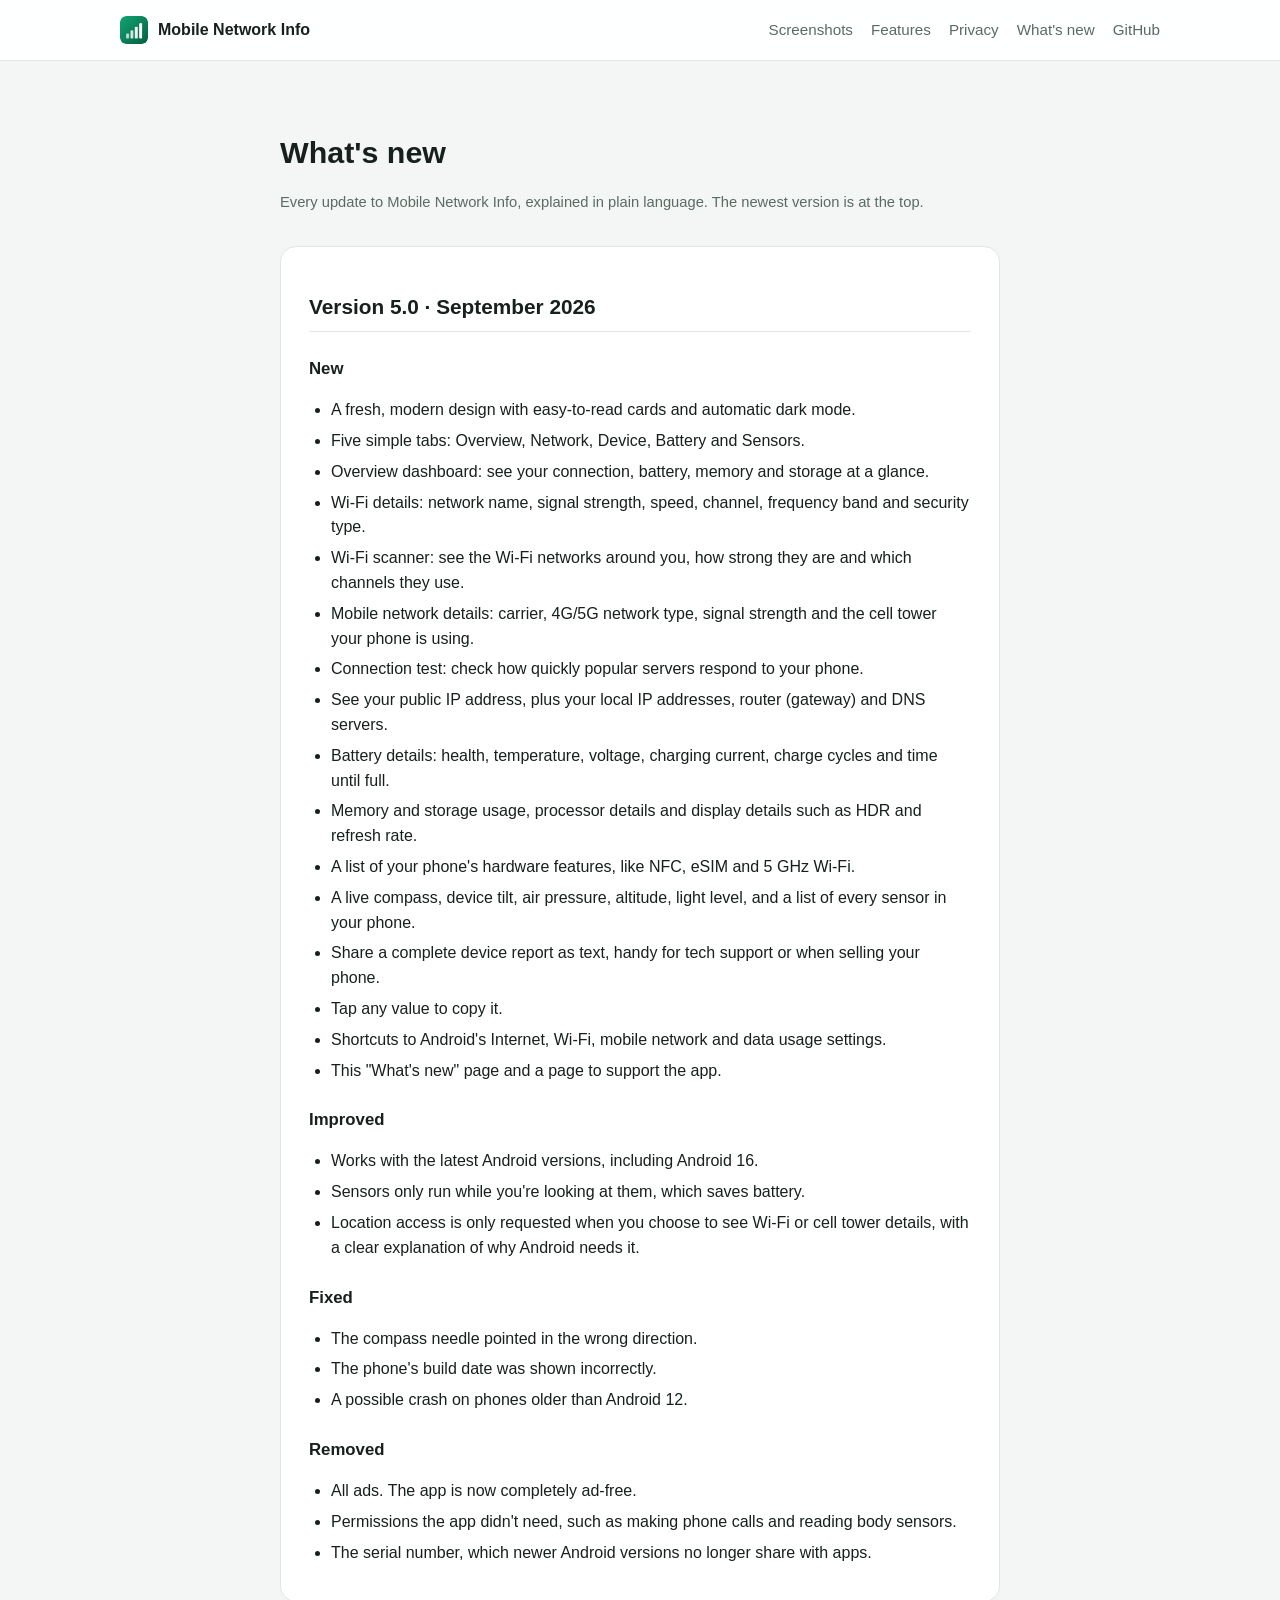
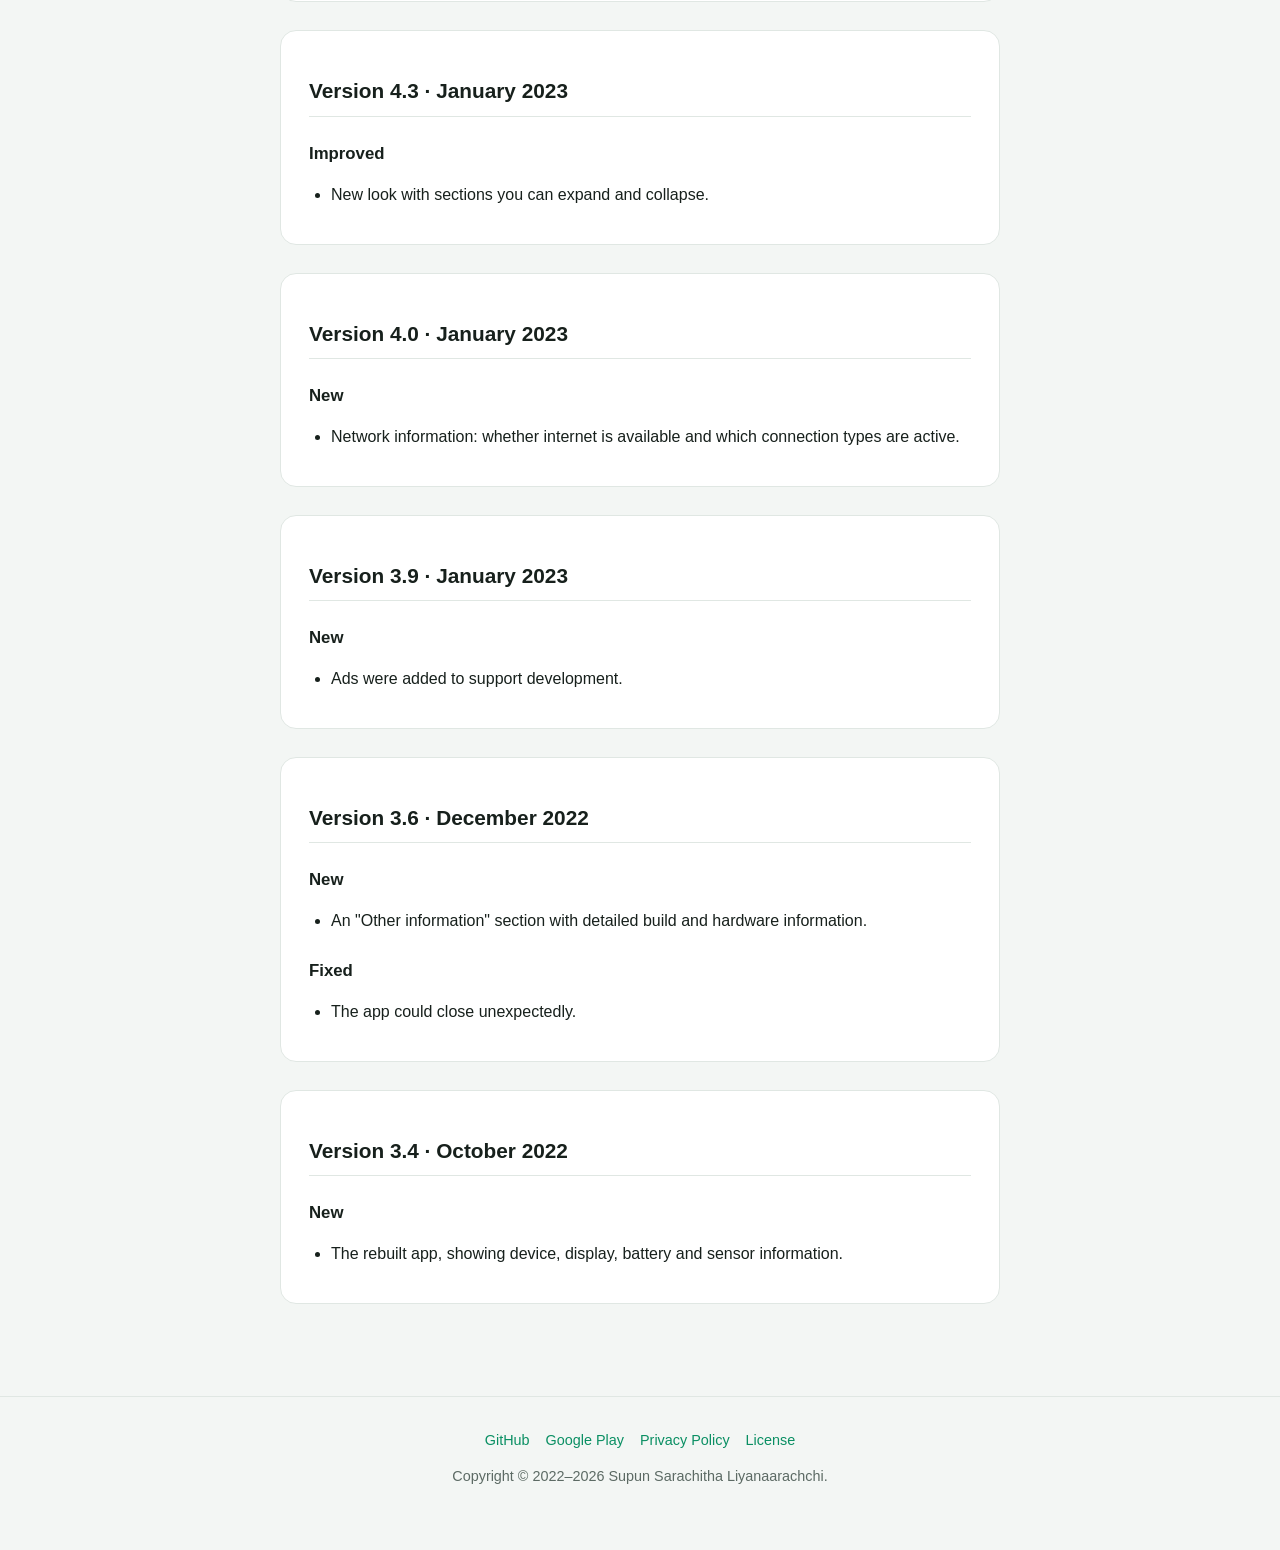
<file: docs/changelog.html>
<!doctype html>
<html lang="en">
<head>
  <meta charset="utf-8">
  <meta name="viewport" content="width=device-width, initial-scale=1">
  <title>What's new — Mobile Network Info</title>
  <meta name="description" content="Every update to Mobile Network Info, explained in plain language.">
  <link rel="icon" href="images/icon.png">
  <link rel="stylesheet" href="assets/style.css">
</head>
<body>

  <div class="nav">
    <div class="wrap">
      <a class="brand" href="index.html">
        <img src="images/icon.png" alt="">
        Mobile Network Info
      </a>
      <nav>
        <a href="index.html#screenshots">Screenshots</a>
        <a href="index.html#features">Features</a>
        <a href="privacy-policy.html">Privacy</a>
        <a href="changelog.html">What's new</a>
        <a href="https://github.com/supunsarachitha/MobileNetworkInfo_V2">GitHub</a>
      </nav>
    </div>
  </div>

  <!-- Keep in sync with /CHANGELOG.md, the source of truth shown in the app -->
  <main class="doc">
    <h1>What's new</h1>
    <p class="meta">Every update to Mobile Network Info, explained in plain language. The newest version is at the top.</p>

    <div class="version-block">
      <h2>Version 5.0 · September 2026</h2>

      <h3>New</h3>
      <ul>
        <li>A fresh, modern design with easy-to-read cards and automatic dark mode.</li>
        <li>Five simple tabs: Overview, Network, Device, Battery and Sensors.</li>
        <li>Overview dashboard: see your connection, battery, memory and storage at a glance.</li>
        <li>Wi-Fi details: network name, signal strength, speed, channel, frequency band and security type.</li>
        <li>Wi-Fi scanner: see the Wi-Fi networks around you, how strong they are and which channels they use.</li>
        <li>Mobile network details: carrier, 4G/5G network type, signal strength and the cell tower your phone is using.</li>
        <li>Connection test: check how quickly popular servers respond to your phone.</li>
        <li>See your public IP address, plus your local IP addresses, router (gateway) and DNS servers.</li>
        <li>Battery details: health, temperature, voltage, charging current, charge cycles and time until full.</li>
        <li>Memory and storage usage, processor details and display details such as HDR and refresh rate.</li>
        <li>A list of your phone's hardware features, like NFC, eSIM and 5 GHz Wi-Fi.</li>
        <li>A live compass, device tilt, air pressure, altitude, light level, and a list of every sensor in your phone.</li>
        <li>Share a complete device report as text, handy for tech support or when selling your phone.</li>
        <li>Tap any value to copy it.</li>
        <li>Shortcuts to Android's Internet, Wi-Fi, mobile network and data usage settings.</li>
        <li>This "What's new" page and a page to support the app.</li>
      </ul>

      <h3>Improved</h3>
      <ul>
        <li>Works with the latest Android versions, including Android 16.</li>
        <li>Sensors only run while you're looking at them, which saves battery.</li>
        <li>Location access is only requested when you choose to see Wi-Fi or cell tower details, with a clear explanation of why Android needs it.</li>
      </ul>

      <h3>Fixed</h3>
      <ul>
        <li>The compass needle pointed in the wrong direction.</li>
        <li>The phone's build date was shown incorrectly.</li>
        <li>A possible crash on phones older than Android 12.</li>
      </ul>

      <h3>Removed</h3>
      <ul>
        <li>All ads. The app is now completely ad-free.</li>
        <li>Permissions the app didn't need, such as making phone calls and reading body sensors.</li>
        <li>The serial number, which newer Android versions no longer share with apps.</li>
      </ul>
    </div>

    <div class="version-block">
      <h2>Version 4.3 · January 2023</h2>
      <h3>Improved</h3>
      <ul>
        <li>New look with sections you can expand and collapse.</li>
      </ul>
    </div>

    <div class="version-block">
      <h2>Version 4.0 · January 2023</h2>
      <h3>New</h3>
      <ul>
        <li>Network information: whether internet is available and which connection types are active.</li>
      </ul>
    </div>

    <div class="version-block">
      <h2>Version 3.9 · January 2023</h2>
      <h3>New</h3>
      <ul>
        <li>Ads were added to support development.</li>
      </ul>
    </div>

    <div class="version-block">
      <h2>Version 3.6 · December 2022</h2>
      <h3>New</h3>
      <ul>
        <li>An "Other information" section with detailed build and hardware information.</li>
      </ul>
      <h3>Fixed</h3>
      <ul>
        <li>The app could close unexpectedly.</li>
      </ul>
    </div>

    <div class="version-block">
      <h2>Version 3.4 · October 2022</h2>
      <h3>New</h3>
      <ul>
        <li>The rebuilt app, showing device, display, battery and sensor information.</li>
      </ul>
    </div>
  </main>

  <footer>
    <div class="wrap">
      <div class="links">
        <a href="https://github.com/supunsarachitha/MobileNetworkInfo_V2">GitHub</a>
        <a href="https://play.google.com/store/apps/details?id=lk.stechbuzz.networktoggler">Google Play</a>
        <a href="privacy-policy.html">Privacy Policy</a>
        <a href="https://github.com/supunsarachitha/MobileNetworkInfo_V2/blob/main/LICENSE">License</a>
      </div>
      <p>Copyright © 2022–2026 Supun Sarachitha Liyanaarachchi.</p>
    </div>
  </footer>

</body>
</html>
</file>
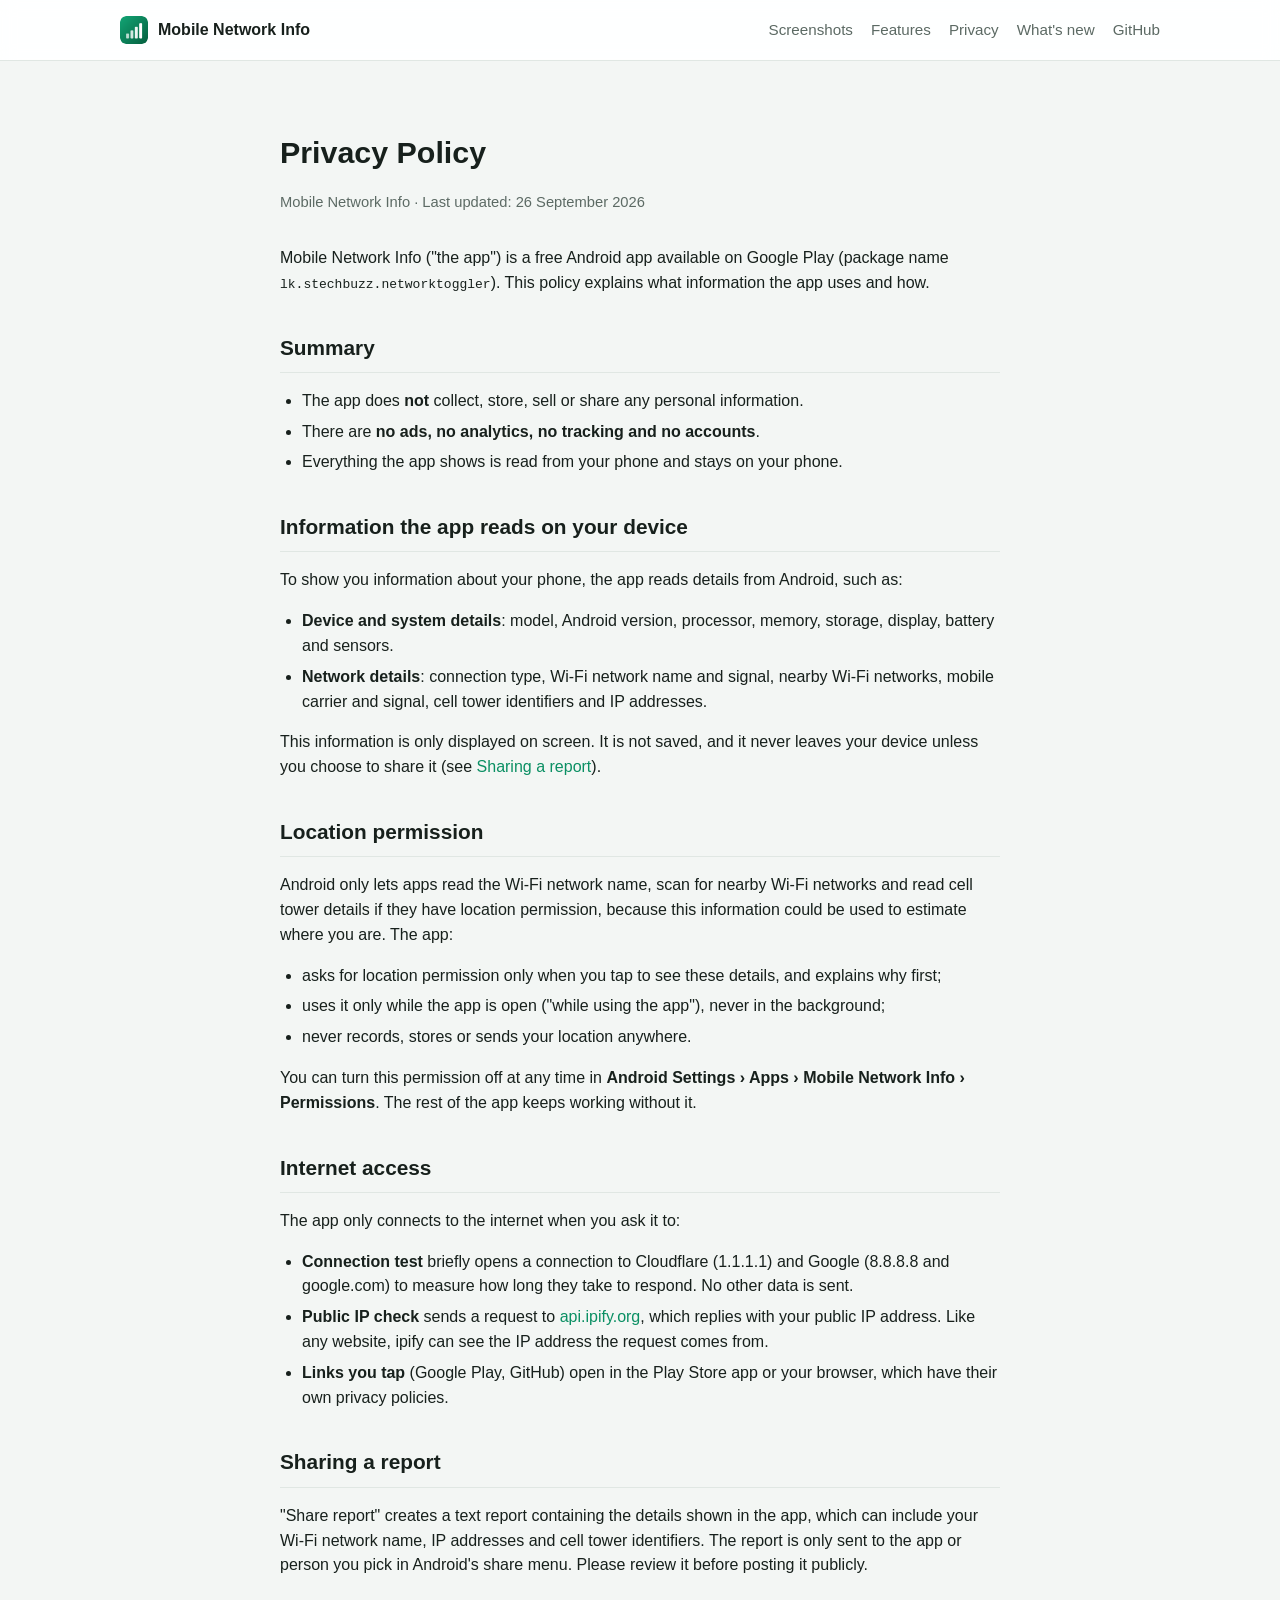
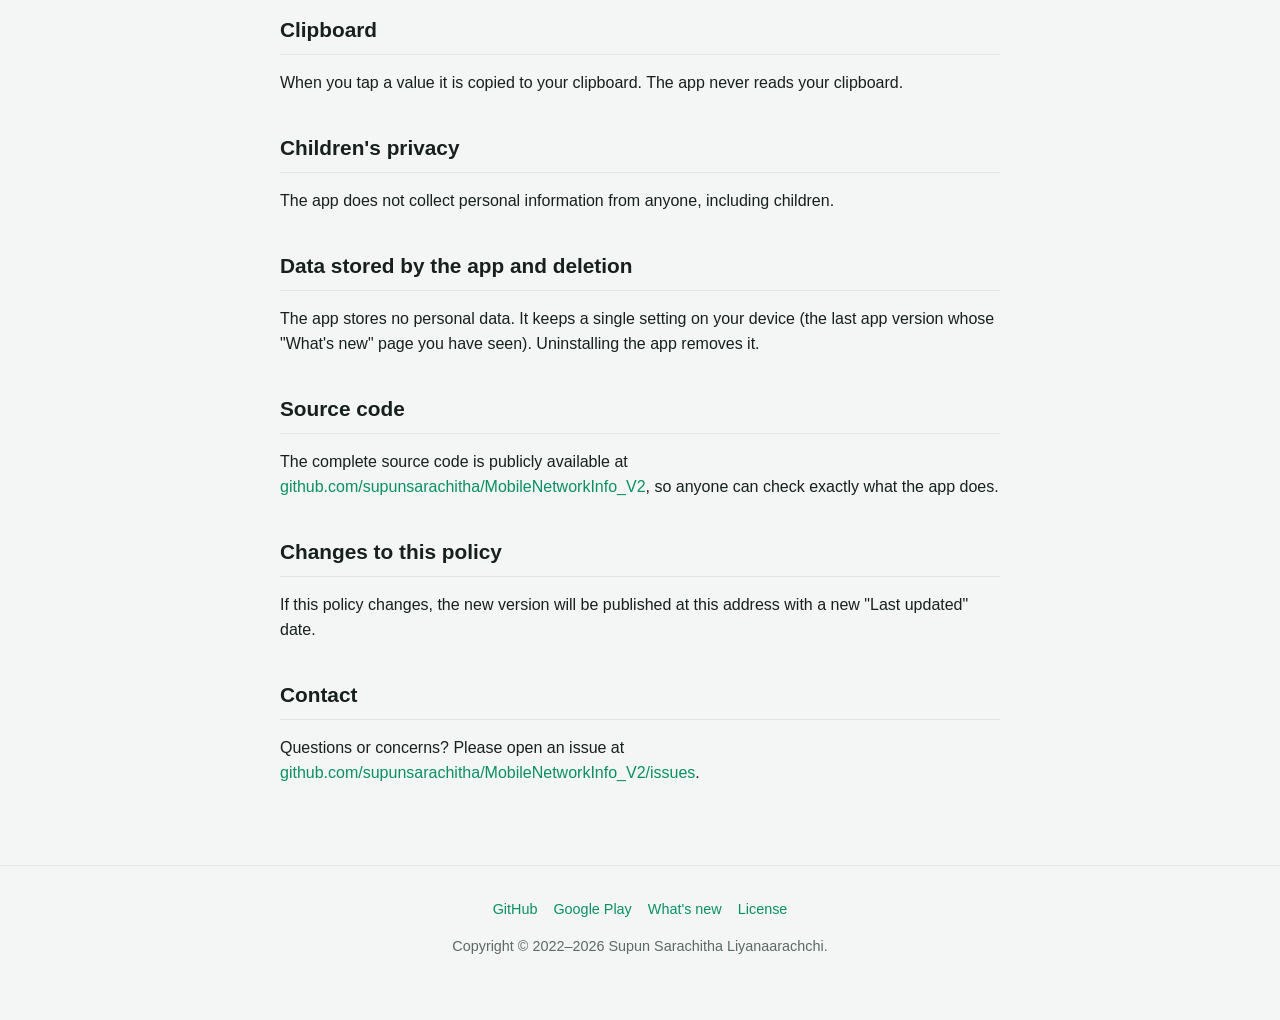
<file: docs/privacy-policy.html>
<!doctype html>
<html lang="en">
<head>
  <meta charset="utf-8">
  <meta name="viewport" content="width=device-width, initial-scale=1">
  <title>Privacy Policy — Mobile Network Info</title>
  <meta name="description" content="Privacy policy for the Mobile Network Info Android app.">
  <link rel="icon" href="images/icon.png">
  <link rel="stylesheet" href="assets/style.css">
</head>
<body>

  <div class="nav">
    <div class="wrap">
      <a class="brand" href="index.html">
        <img src="images/icon.png" alt="">
        Mobile Network Info
      </a>
      <nav>
        <a href="index.html#screenshots">Screenshots</a>
        <a href="index.html#features">Features</a>
        <a href="privacy-policy.html">Privacy</a>
        <a href="changelog.html">What's new</a>
        <a href="https://github.com/supunsarachitha/MobileNetworkInfo_V2">GitHub</a>
      </nav>
    </div>
  </div>

  <!-- Keep in sync with /PRIVACY_POLICY.md, the source of truth linked from the app -->
  <main class="doc">
    <h1>Privacy Policy</h1>
    <p class="meta">Mobile Network Info · Last updated: 26 September 2026</p>

    <p>
      Mobile Network Info ("the app") is a free Android app available on Google Play
      (package name <code>lk.stechbuzz.networktoggler</code>). This policy explains what information the app uses and how.
    </p>

    <h2>Summary</h2>
    <ul>
      <li>The app does <strong>not</strong> collect, store, sell or share any personal information.</li>
      <li>There are <strong>no ads, no analytics, no tracking and no accounts</strong>.</li>
      <li>Everything the app shows is read from your phone and stays on your phone.</li>
    </ul>

    <h2>Information the app reads on your device</h2>
    <p>To show you information about your phone, the app reads details from Android, such as:</p>
    <ul>
      <li><strong>Device and system details</strong>: model, Android version, processor, memory, storage, display, battery and sensors.</li>
      <li><strong>Network details</strong>: connection type, Wi-Fi network name and signal, nearby Wi-Fi networks, mobile carrier and signal, cell tower identifiers and IP addresses.</li>
    </ul>
    <p>
      This information is only displayed on screen. It is not saved, and it never leaves your device unless you choose to
      share it (see <a href="#sharing-a-report">Sharing a report</a>).
    </p>

    <h2>Location permission</h2>
    <p>
      Android only lets apps read the Wi-Fi network name, scan for nearby Wi-Fi networks and read cell tower details if
      they have location permission, because this information could be used to estimate where you are. The app:
    </p>
    <ul>
      <li>asks for location permission only when you tap to see these details, and explains why first;</li>
      <li>uses it only while the app is open ("while using the app"), never in the background;</li>
      <li>never records, stores or sends your location anywhere.</li>
    </ul>
    <p>
      You can turn this permission off at any time in <strong>Android Settings › Apps › Mobile Network Info › Permissions</strong>.
      The rest of the app keeps working without it.
    </p>

    <h2>Internet access</h2>
    <p>The app only connects to the internet when you ask it to:</p>
    <ul>
      <li><strong>Connection test</strong> briefly opens a connection to Cloudflare (1.1.1.1) and Google (8.8.8.8 and google.com) to measure how long they take to respond. No other data is sent.</li>
      <li><strong>Public IP check</strong> sends a request to <a href="https://www.ipify.org">api.ipify.org</a>, which replies with your public IP address. Like any website, ipify can see the IP address the request comes from.</li>
      <li><strong>Links you tap</strong> (Google Play, GitHub) open in the Play Store app or your browser, which have their own privacy policies.</li>
    </ul>

    <h2 id="sharing-a-report">Sharing a report</h2>
    <p>
      "Share report" creates a text report containing the details shown in the app, which can include your Wi-Fi network
      name, IP addresses and cell tower identifiers. The report is only sent to the app or person you pick in Android's
      share menu. Please review it before posting it publicly.
    </p>

    <h2>Clipboard</h2>
    <p>When you tap a value it is copied to your clipboard. The app never reads your clipboard.</p>

    <h2>Children's privacy</h2>
    <p>The app does not collect personal information from anyone, including children.</p>

    <h2>Data stored by the app and deletion</h2>
    <p>
      The app stores no personal data. It keeps a single setting on your device (the last app version whose "What's new"
      page you have seen). Uninstalling the app removes it.
    </p>

    <h2>Source code</h2>
    <p>
      The complete source code is publicly available at
      <a href="https://github.com/supunsarachitha/MobileNetworkInfo_V2">github.com/supunsarachitha/MobileNetworkInfo_V2</a>,
      so anyone can check exactly what the app does.
    </p>

    <h2>Changes to this policy</h2>
    <p>If this policy changes, the new version will be published at this address with a new "Last updated" date.</p>

    <h2>Contact</h2>
    <p>
      Questions or concerns? Please open an issue at
      <a href="https://github.com/supunsarachitha/MobileNetworkInfo_V2/issues">github.com/supunsarachitha/MobileNetworkInfo_V2/issues</a>.
    </p>
  </main>

  <footer>
    <div class="wrap">
      <div class="links">
        <a href="https://github.com/supunsarachitha/MobileNetworkInfo_V2">GitHub</a>
        <a href="https://play.google.com/store/apps/details?id=lk.stechbuzz.networktoggler">Google Play</a>
        <a href="changelog.html">What's new</a>
        <a href="https://github.com/supunsarachitha/MobileNetworkInfo_V2/blob/main/LICENSE">License</a>
      </div>
      <p>Copyright © 2022–2026 Supun Sarachitha Liyanaarachchi.</p>
    </div>
  </footer>

</body>
</html>
</file>
<file: docs/assets/style.css>
:root {
  --primary: #0A8F63;
  --on-primary: #FFFFFF;
  --primary-container: #D3F5E6;
  --on-primary-container: #04563A;
  --hero-start: #0A8F63;
  --hero-end: #05603F;
  --background: #F3F6F4;
  --surface: #FFFFFF;
  --surface-variant: #EAF0ED;
  --outline: #E0E7E3;
  --text-primary: #17201C;
  --text-secondary: #5C6A64;
  --radius: 16px;
}

@media (prefers-color-scheme: dark) {
  :root {
    --primary: #4FD6A1;
    --on-primary: #00391F;
    --primary-container: #0F3B2C;
    --on-primary-container: #B5F2D7;
    --hero-start: #136B4D;
    --hero-end: #0A3F2D;
    --background: #0D1210;
    --surface: #161D1A;
    --surface-variant: #1F2824;
    --outline: #26302B;
    --text-primary: #E4EBE7;
    --text-secondary: #96A6A0;
  }
}

* {
  box-sizing: border-box;
}

html {
  scroll-behavior: smooth;
}

body {
  margin: 0;
  font-family: "Segoe UI", Roboto, Helvetica, Arial, sans-serif;
  background: var(--background);
  color: var(--text-primary);
  line-height: 1.55;
}

img {
  max-width: 100%;
  display: block;
}

a {
  color: var(--primary);
  text-decoration: none;
}

a:hover {
  text-decoration: underline;
}

.wrap {
  max-width: 1080px;
  margin: 0 auto;
  padding: 0 20px;
}

/* Nav */
.nav {
  position: sticky;
  top: 0;
  z-index: 10;
  background: color-mix(in srgb, var(--surface) 92%, transparent);
  backdrop-filter: blur(8px);
  border-bottom: 1px solid var(--outline);
}

.nav .wrap {
  display: flex;
  align-items: center;
  gap: 12px;
  height: 60px;
}

.nav .brand {
  display: flex;
  align-items: center;
  gap: 10px;
  font-weight: 600;
  color: var(--text-primary);
  margin-right: auto;
}

.nav .brand img {
  width: 28px;
  height: 28px;
  border-radius: 6px;
}

.nav nav {
  display: flex;
  gap: 18px;
  font-size: 0.95rem;
}

.nav nav a {
  color: var(--text-secondary);
  white-space: nowrap;
}

.nav nav a:hover {
  color: var(--primary);
  text-decoration: none;
}

/* Hero */
.hero {
  background: linear-gradient(160deg, var(--hero-start), var(--hero-end));
  color: #FFFFFF;
  padding: 64px 0 56px;
  text-align: center;
}

.hero img.icon {
  width: 96px;
  height: 96px;
  border-radius: 22px;
  margin: 0 auto 20px;
  box-shadow: 0 8px 24px rgba(0, 0, 0, 0.25);
}

.hero h1 {
  margin: 0 0 10px;
  font-size: 2.2rem;
}

.hero p.tagline {
  max-width: 560px;
  margin: 0 auto 28px;
  color: rgba(255, 255, 255, 0.9);
  font-size: 1.05rem;
}

.badges {
  display: flex;
  flex-wrap: wrap;
  justify-content: center;
  gap: 10px;
  margin-bottom: 8px;
}

.badges img {
  height: 28px;
}

.cta-row {
  display: flex;
  justify-content: center;
  margin-top: 24px;
}

.cta-row img {
  height: 58px;
}

/* Sections */
section {
  padding: 56px 0;
}

section h2 {
  text-align: center;
  font-size: 1.7rem;
  margin: 0 0 8px;
}

section p.lead {
  text-align: center;
  color: var(--text-secondary);
  max-width: 620px;
  margin: 0 auto 36px;
}

/* Screenshots */
.shots {
  display: grid;
  grid-template-columns: repeat(auto-fit, minmax(150px, 1fr));
  gap: 18px;
}

.shots figure {
  margin: 0;
  background: var(--surface);
  border: 1px solid var(--outline);
  border-radius: var(--radius);
  padding: 12px;
  text-align: center;
}

.shots img {
  border-radius: 10px;
  margin: 0 auto 10px;
}

.shots figcaption {
  font-size: 0.85rem;
  color: var(--text-secondary);
}

/* Features */
.features {
  display: grid;
  grid-template-columns: repeat(auto-fit, minmax(240px, 1fr));
  gap: 20px;
}

.card {
  background: var(--surface);
  border: 1px solid var(--outline);
  border-radius: var(--radius);
  padding: 22px 24px;
}

.card .emoji {
  font-size: 1.6rem;
}

.card h3 {
  margin: 10px 0 10px;
  font-size: 1.1rem;
}

.card ul {
  margin: 0;
  padding-left: 20px;
  color: var(--text-secondary);
  font-size: 0.92rem;
}

.card li {
  margin-bottom: 6px;
}

/* Privacy summary / generic panel */
.panel {
  background: var(--surface);
  border: 1px solid var(--outline);
  border-radius: var(--radius);
  padding: 28px 30px;
  max-width: 760px;
  margin: 0 auto;
}

.panel ul {
  padding-left: 20px;
}

table.permissions {
  width: 100%;
  border-collapse: collapse;
  margin-top: 16px;
  font-size: 0.92rem;
}

table.permissions th,
table.permissions td {
  text-align: left;
  padding: 10px 12px;
  border-bottom: 1px solid var(--outline);
}

table.permissions th {
  color: var(--text-secondary);
  font-weight: 600;
}

/* Buttons */
.btn {
  display: inline-block;
  padding: 10px 22px;
  border-radius: 999px;
  background: var(--primary-container);
  color: var(--on-primary-container);
  font-weight: 600;
  font-size: 0.95rem;
}

.btn:hover {
  text-decoration: none;
  filter: brightness(1.05);
}

/* Footer */
footer {
  border-top: 1px solid var(--outline);
  padding: 32px 0 48px;
  text-align: center;
  color: var(--text-secondary);
  font-size: 0.9rem;
}

footer .links {
  display: flex;
  justify-content: center;
  gap: 16px;
  flex-wrap: wrap;
  margin-bottom: 14px;
}

/* Document pages (privacy / changelog) */
.doc {
  max-width: 760px;
  margin: 0 auto;
  padding: 48px 20px 64px;
}

.doc h1 {
  font-size: 1.9rem;
  margin-bottom: 4px;
}

.doc .meta {
  color: var(--text-secondary);
  margin-bottom: 32px;
  font-size: 0.92rem;
}

.doc h2 {
  font-size: 1.3rem;
  margin: 36px 0 12px;
  border-bottom: 1px solid var(--outline);
  padding-bottom: 8px;
}

.doc h3 {
  font-size: 1.05rem;
  margin: 24px 0 8px;
}

.doc ul {
  padding-left: 22px;
  color: var(--text-primary);
}

.doc li {
  margin-bottom: 6px;
}

.version-block {
  background: var(--surface);
  border: 1px solid var(--outline);
  border-radius: var(--radius);
  padding: 8px 28px 20px;
  margin-bottom: 28px;
}

@media (max-width: 600px) {
  .nav nav {
    gap: 12px;
    font-size: 0.85rem;
  }
  .hero h1 {
    font-size: 1.7rem;
  }
}
</file>
